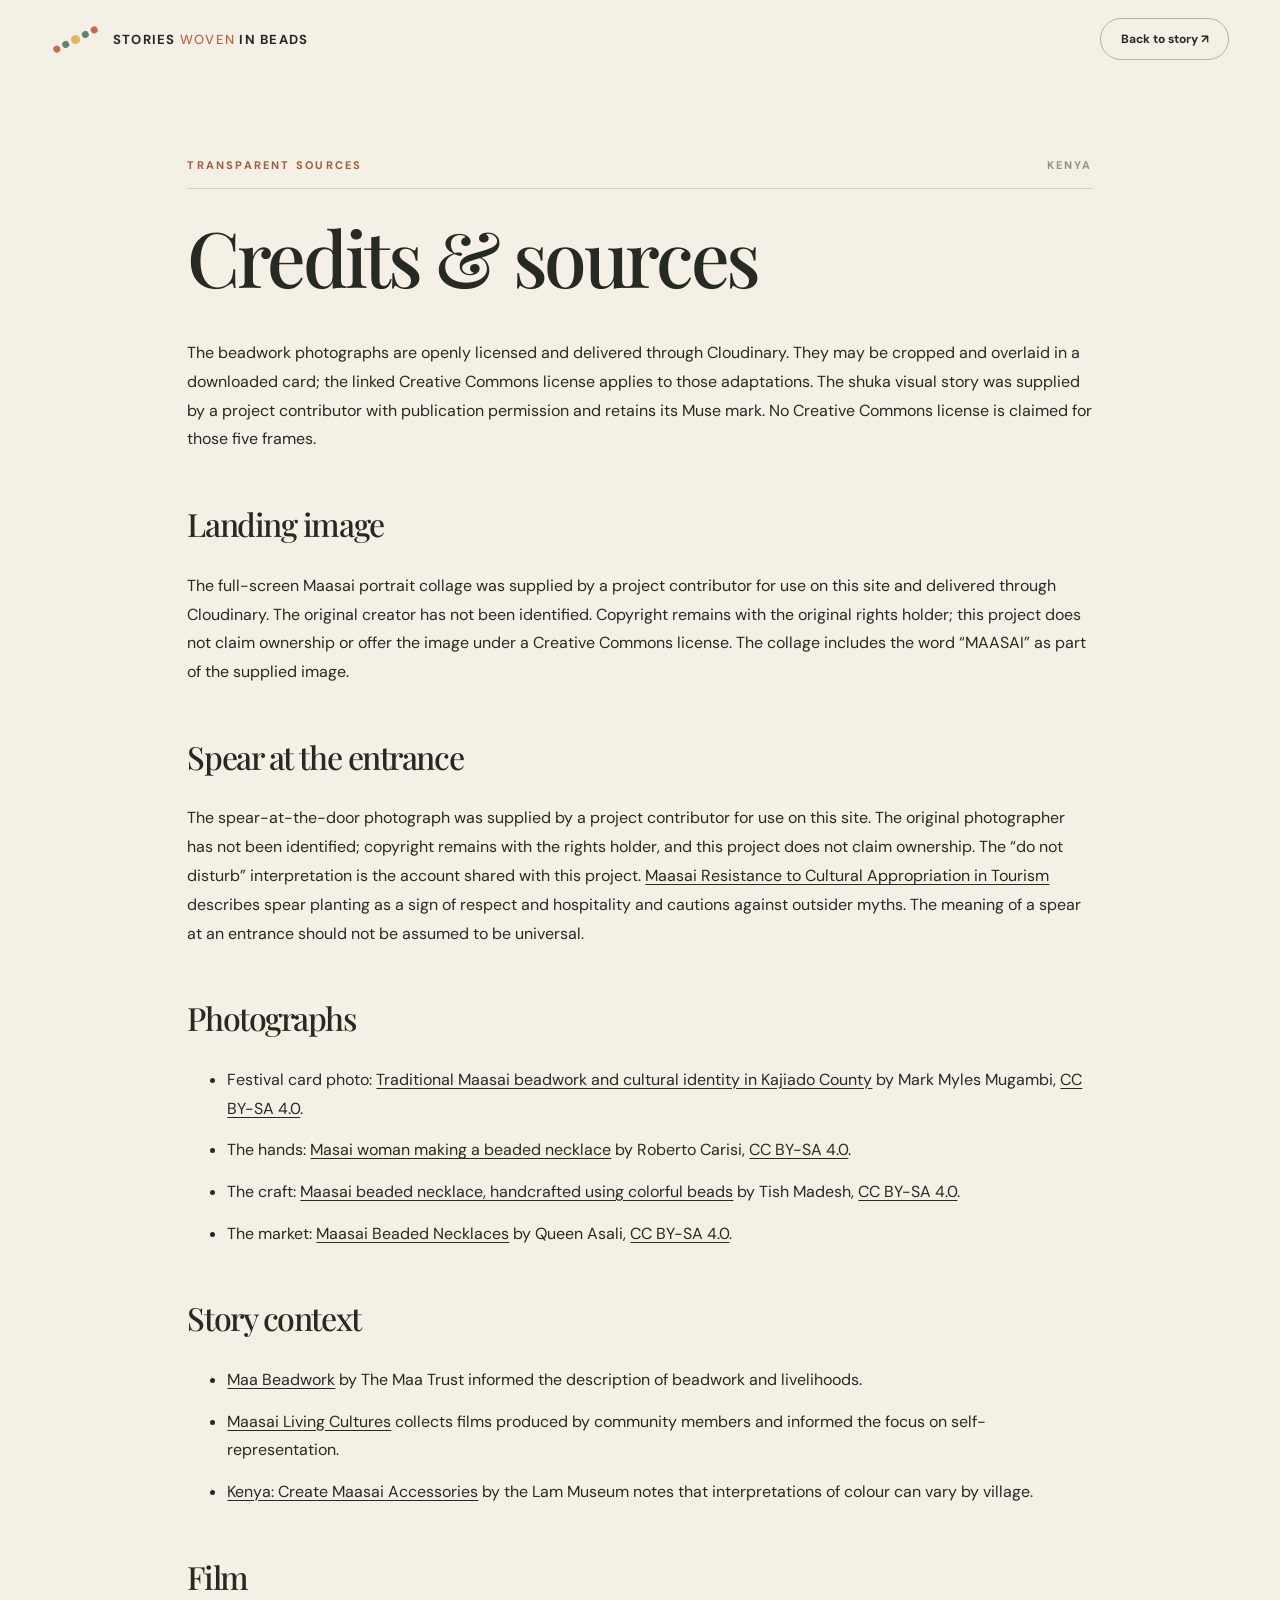
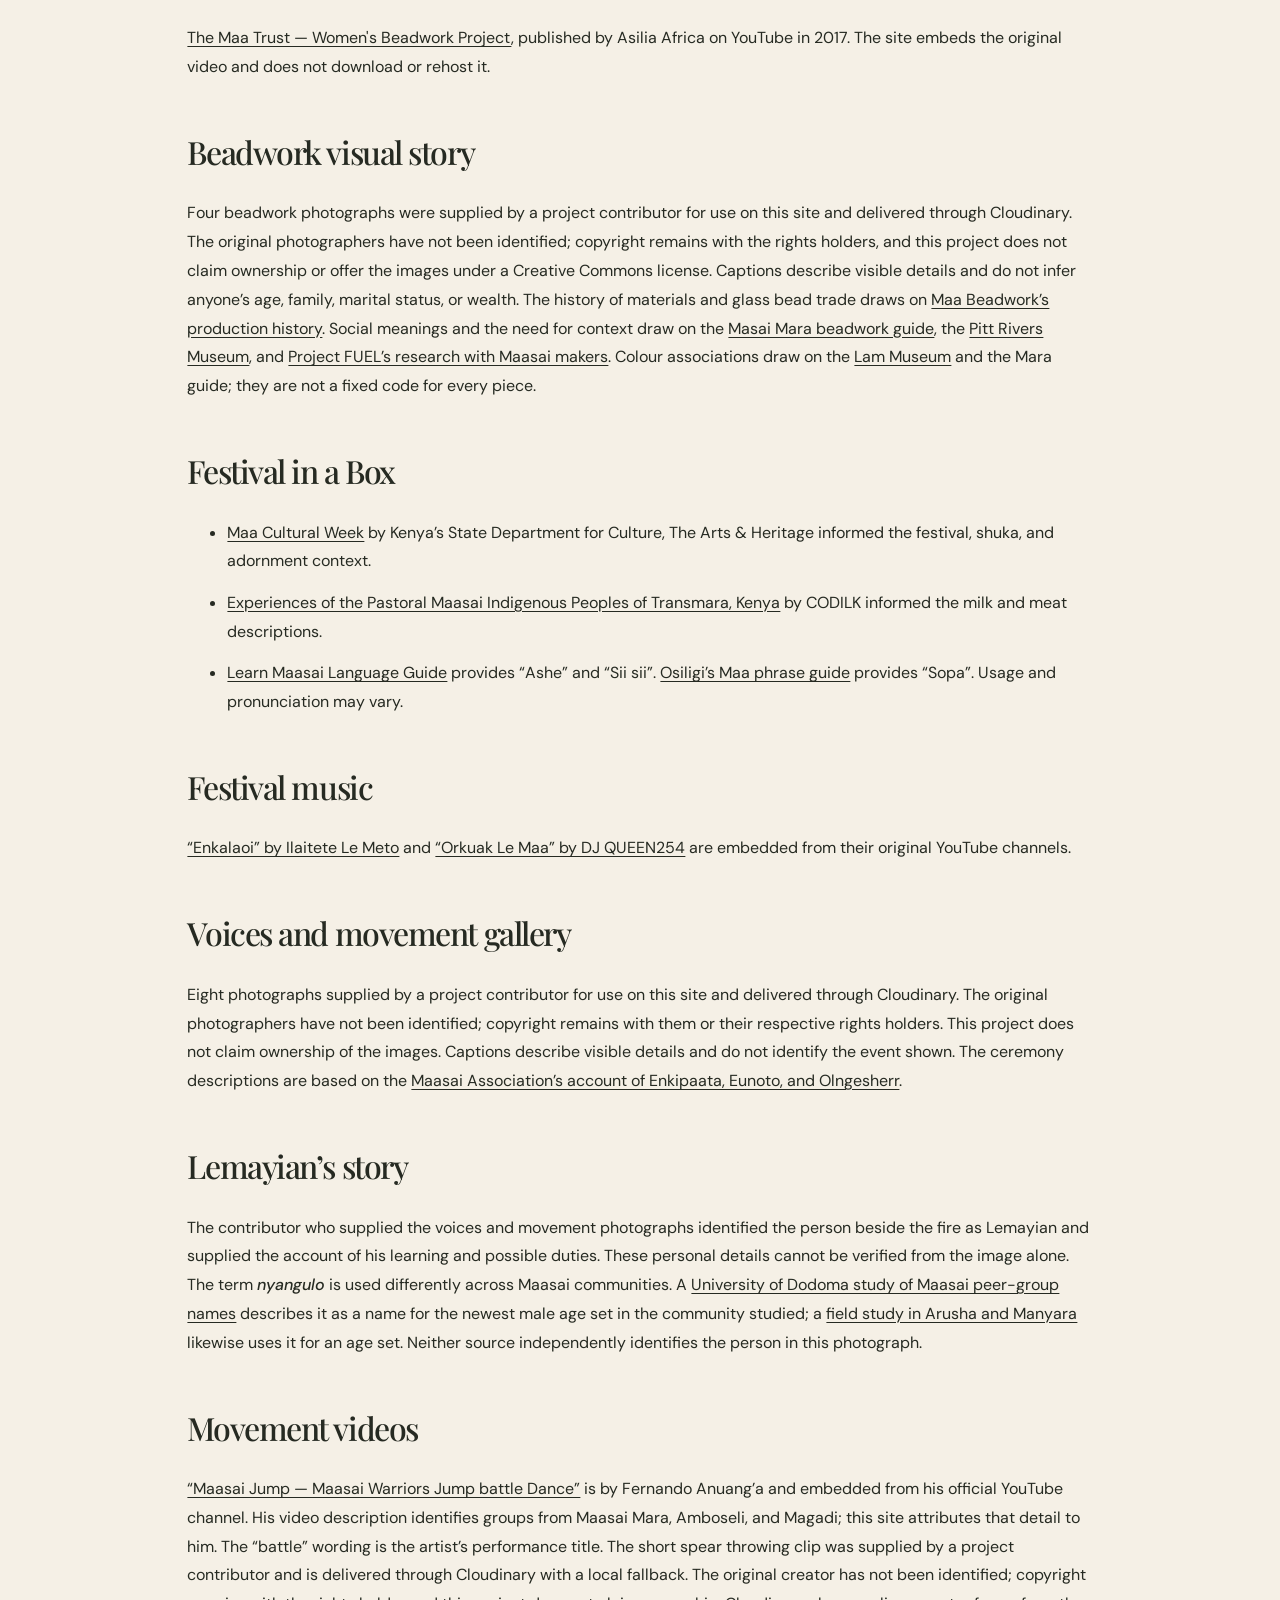
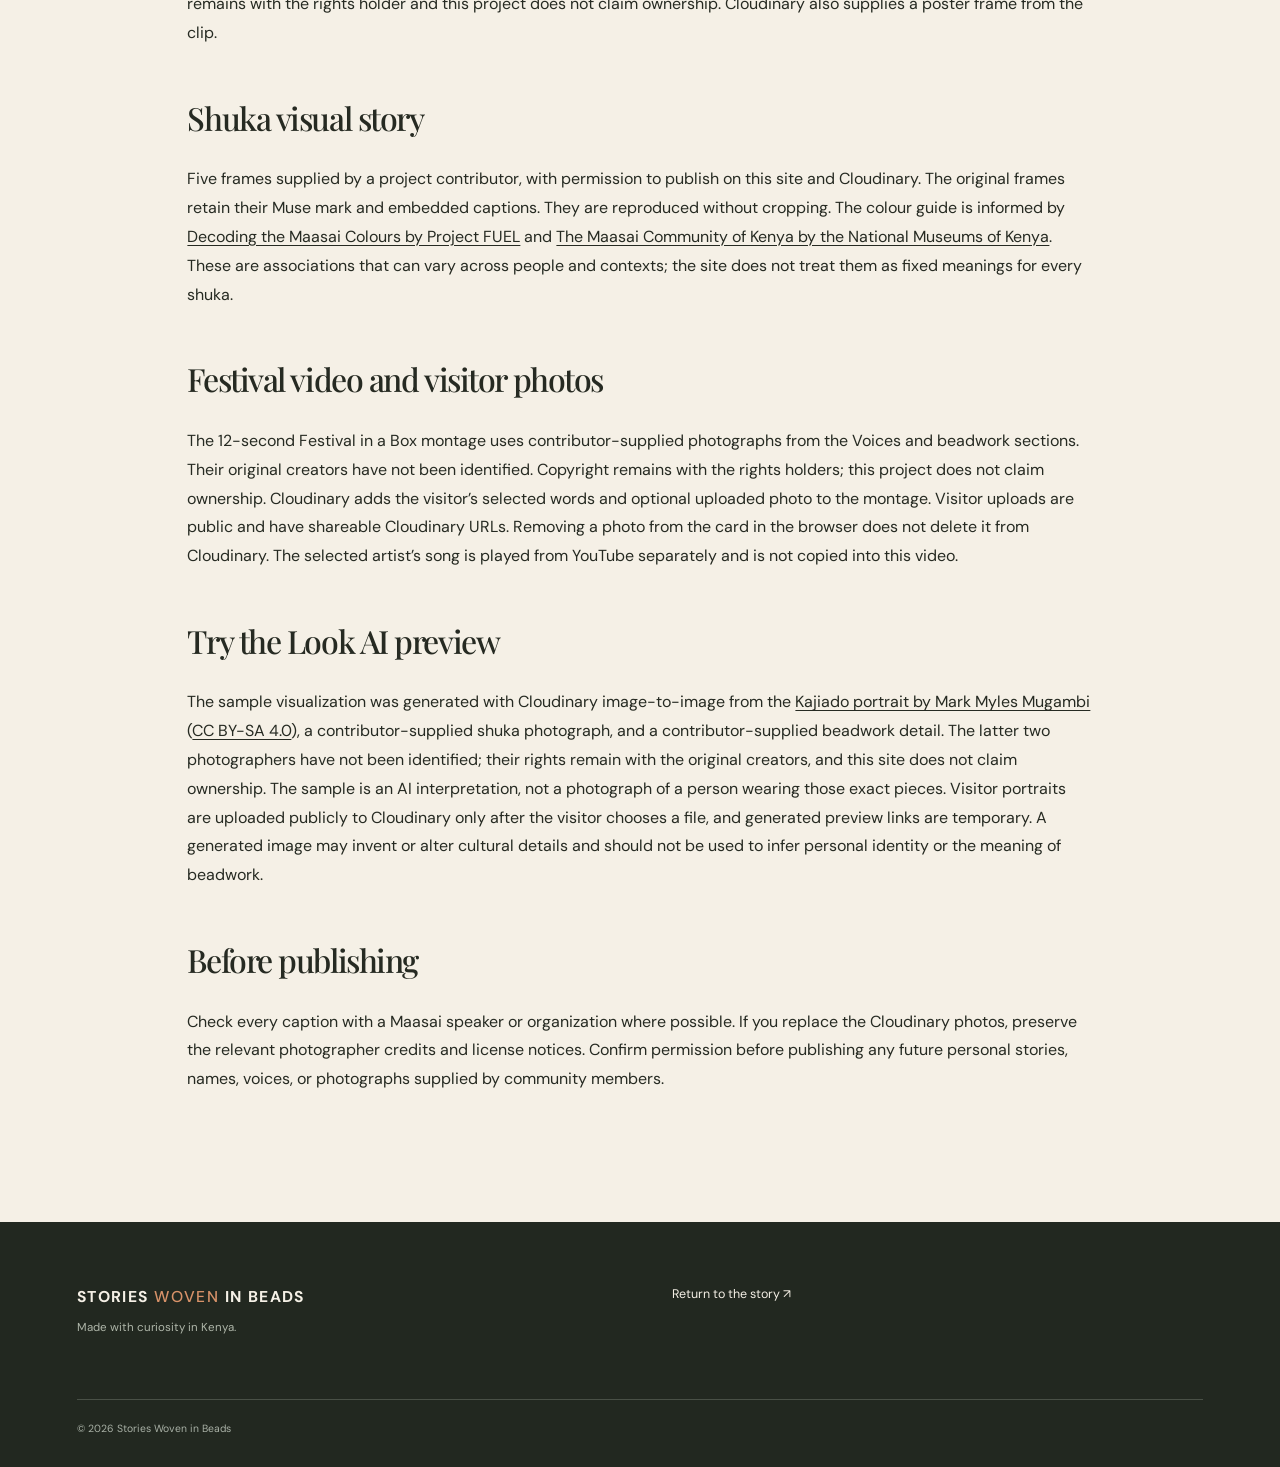
<file: credits.html>
<!doctype html>
<html lang="en"><head><meta charset="UTF-8" /><meta name="viewport" content="width=device-width, initial-scale=1.0" /><title>Credits & Sources · Stories Woven in Beads</title><link rel="stylesheet" href="./styles.css" /></head><body class="credits-page"><header class="site-header"><a class="brand" href="./index.html"><span class="brand-mark" aria-hidden="true"><i></i><i></i><i></i><i></i><i></i></span><span>STORIES <em>WOVEN</em> IN BEADS</span></a><a class="header-action" href="./index.html">Back to story ↗</a></header><main class="credits-main"><div class="section-kicker">TRANSPARENT SOURCES <span>KENYA</span></div><h1>Credits & sources</h1><p>The beadwork photographs are openly licensed and delivered through Cloudinary. They may be cropped and overlaid in a downloaded card; the linked Creative Commons license applies to those adaptations. The shuka visual story was supplied by a project contributor with publication permission and retains its Muse mark. No Creative Commons license is claimed for those five frames.</p><h2>Landing image</h2><p>The full-screen Maasai portrait collage was supplied by a project contributor for use on this site and delivered through Cloudinary. The original creator has not been identified. Copyright remains with the original rights holder; this project does not claim ownership or offer the image under a Creative Commons license. The collage includes the word “MAASAI” as part of the supplied image.</p><h2>Spear at the entrance</h2><p>The spear-at-the-door photograph was supplied by a project contributor for use on this site. The original photographer has not been identified; copyright remains with the rights holder, and this project does not claim ownership. The “do not disturb” interpretation is the account shared with this project. <a href="https://escholarship.org/uc/item/44f3q4xc" target="_blank" rel="noopener noreferrer">Maasai Resistance to Cultural Appropriation in Tourism</a> describes spear planting as a sign of respect and hospitality and cautions against outsider myths. The meaning of a spear at an entrance should not be assumed to be universal.</p><h2>Photographs</h2><ul><li>Festival card photo: <a href="https://commons.wikimedia.org/wiki/File:Traditional_Maasai_beadwork_and_cultural_identity_in_Kajiado_County.jpg" target="_blank" rel="noopener noreferrer">Traditional Maasai beadwork and cultural identity in Kajiado County</a> by Mark Myles Mugambi, <a href="https://creativecommons.org/licenses/by-sa/4.0/" target="_blank" rel="noopener noreferrer">CC BY-SA 4.0</a>.</li><li>The hands: <a href="https://commons.wikimedia.org/wiki/File:Masai_woman_making_a_beaded_necklace.jpg" target="_blank" rel="noopener noreferrer">Masai woman making a beaded necklace</a> by Roberto Carisi, <a href="https://creativecommons.org/licenses/by-sa/4.0/" target="_blank" rel="noopener noreferrer">CC BY-SA 4.0</a>.</li><li>The craft: <a href="https://commons.wikimedia.org/wiki/File:Maasai_beaded_necklace,_handcrafted_using_colorful_beads.jpg" target="_blank" rel="noopener noreferrer">Maasai beaded necklace, handcrafted using colorful beads</a> by Tish Madesh, <a href="https://creativecommons.org/licenses/by-sa/4.0/" target="_blank" rel="noopener noreferrer">CC BY-SA 4.0</a>.</li><li>The market: <a href="https://commons.wikimedia.org/wiki/File:Maasai_Beaded_Necklaces.jpg" target="_blank" rel="noopener noreferrer">Maasai Beaded Necklaces</a> by Queen Asali, <a href="https://creativecommons.org/licenses/by-sa/4.0/" target="_blank" rel="noopener noreferrer">CC BY-SA 4.0</a>.</li></ul><h2>Story context</h2><ul><li><a href="https://www.themaatrust.org/Projects/maa-beadwork" target="_blank" rel="noopener noreferrer">Maa Beadwork</a> by The Maa Trust informed the description of beadwork and livelihoods.</li><li><a href="https://www.prm.ox.ac.uk/maasai-living-cultures-educational-films" target="_blank" rel="noopener noreferrer">Maasai Living Cultures</a> collects films produced by community members and informed the focus on self-representation.</li><li><a href="https://lammuseum.wfu.edu/2020/06/kenya-create-maasai-accessories/" target="_blank" rel="noopener noreferrer">Kenya: Create Maasai Accessories</a> by the Lam Museum notes that interpretations of colour can vary by village.</li></ul><h2>Film</h2><p><a href="https://www.youtube.com/watch?v=iTssJ9CQNoI" target="_blank" rel="noopener noreferrer">The Maa Trust — Women's Beadwork Project</a>, published by Asilia Africa on YouTube in 2017. The site embeds the original video and does not download or rehost it.</p><h2>Beadwork visual story</h2><p>Four beadwork photographs were supplied by a project contributor for use on this site and delivered through Cloudinary. The original photographers have not been identified; copyright remains with the rights holders, and this project does not claim ownership or offer the images under a Creative Commons license. Captions describe visible details and do not infer anyone’s age, family, marital status, or wealth. The history of materials and glass bead trade draws on <a href="https://www.maabeadwork.org/production" target="_blank" rel="noopener noreferrer">Maa Beadwork’s production history</a>. Social meanings and the need for context draw on the <a href="https://masaimara.ke/maasai-beadwork-symbolism/" target="_blank" rel="noopener noreferrer">Masai Mara beadwork guide</a>, the <a href="https://web.prm.ox.ac.uk/bodyarts/index.php/body-arts-and-lifecycles/marriage/114-marriage-belt.html" target="_blank" rel="noopener noreferrer">Pitt Rivers Museum</a>, and <a href="https://artsandculture.google.com/story/7AUBZVbRdvMyKA" target="_blank" rel="noopener noreferrer">Project FUEL’s research with Maasai makers</a>. Colour associations draw on the <a href="https://lammuseum.wfu.edu/2020/06/kenya-create-maasai-accessories/" target="_blank" rel="noopener noreferrer">Lam Museum</a> and the Mara guide; they are not a fixed code for every piece.</p><h2>Festival in a Box</h2><ul><li><a href="https://cultureheritage.go.ke/maa-cultural-week" target="_blank" rel="noopener noreferrer">Maa Cultural Week</a> by Kenya’s State Department for Culture, The Arts &amp; Heritage informed the festival, shuka, and adornment context.</li><li><a href="https://codilk.org/index.php/news-and-events/52-experiences-of-the-pastoral-maasai-indigenous-peoples-of-transmara-kenya" target="_blank" rel="noopener noreferrer">Experiences of the Pastoral Maasai Indigenous Peoples of Transmara, Kenya</a> by CODILK informed the milk and meat descriptions.</li><li><a href="https://masaimara.ke/wp-content/uploads/2025/01/Learn-Maasai-Language-Guide-1.pdf" target="_blank" rel="noopener noreferrer">Learn Maasai Language Guide</a> provides “Ashe” and “Sii sii”. <a href="https://www.osiligi.org/maa.html" target="_blank" rel="noopener noreferrer">Osiligi’s Maa phrase guide</a> provides “Sopa”. Usage and pronunciation may vary.</li></ul><h2>Festival music</h2><p><a href="https://www.youtube.com/watch?v=q9j4SzOOn4w" target="_blank" rel="noopener noreferrer">“Enkalaoi” by Ilaitete Le Meto</a> and <a href="https://www.youtube.com/watch?v=nl83ZNxaoaw" target="_blank" rel="noopener noreferrer">“Orkuak Le Maa” by DJ QUEEN254</a> are embedded from their original YouTube channels.</p><h2>Voices and movement gallery</h2><p>Eight photographs supplied by a project contributor for use on this site and delivered through Cloudinary. The original photographers have not been identified; copyright remains with them or their respective rights holders. This project does not claim ownership of the images. Captions describe visible details and do not identify the event shown. The ceremony descriptions are based on the <a href="https://www.maasai-association.org/maasai-cultural-ceremonies" target="_blank" rel="noopener noreferrer">Maasai Association’s account of Enkipaata, Eunoto, and Olngesherr</a>.</p><h2>Lemayian’s story</h2><p>The contributor who supplied the voices and movement photographs identified the person beside the fire as Lemayian and supplied the account of his learning and possible duties. These personal details cannot be verified from the image alone. The term <em>nyangulo</em> is used differently across Maasai communities. A <a href="https://repository.udom.ac.tz/server/api/core/bitstreams/d1ad423d-e64b-406e-8f74-c47c73b83926/content" target="_blank" rel="noopener noreferrer">University of Dodoma study of Maasai peer-group names</a> describes it as a name for the newest male age set in the community studied; a <a href="https://childprotectionforum.org/wp-content/uploads/2018/04/Tanzania-FGM.pdf" target="_blank" rel="noopener noreferrer">field study in Arusha and Manyara</a> likewise uses it for an age set. Neither source independently identifies the person in this photograph.</p><h2>Movement videos</h2><p><a href="https://www.youtube.com/watch?v=IFewfguPX34" target="_blank" rel="noopener noreferrer">“Maasai Jump — Maasai Warriors Jump battle Dance”</a> is by Fernando Anuang’a and embedded from his official YouTube channel. His video description identifies groups from Maasai Mara, Amboseli, and Magadi; this site attributes that detail to him. The “battle” wording is the artist’s performance title. The short spear throwing clip was supplied by a project contributor and is delivered through Cloudinary with a local fallback. The original creator has not been identified; copyright remains with the rights holder and this project does not claim ownership. Cloudinary also supplies a poster frame from the clip.</p><h2>Shuka visual story</h2><p>Five frames supplied by a project contributor, with permission to publish on this site and Cloudinary. The original frames retain their Muse mark and embedded captions. They are reproduced without cropping. The colour guide is informed by <a href="https://artsandculture.google.com/story/decoding-the-maasai-colours-project-fuel/5QVhnhhybJEfbg" target="_blank" rel="noopener noreferrer">Decoding the Maasai Colours by Project FUEL</a> and <a href="https://artsandculture.google.com/story/the-maasai-community-of-kenya-national-museums-of-kenya/dQXRBRpBomHaLQ" target="_blank" rel="noopener noreferrer">The Maasai Community of Kenya by the National Museums of Kenya</a>. These are associations that can vary across people and contexts; the site does not treat them as fixed meanings for every shuka.</p><h2>Festival video and visitor photos</h2><p>The 12-second Festival in a Box montage uses contributor-supplied photographs from the Voices and beadwork sections. Their original creators have not been identified. Copyright remains with the rights holders; this project does not claim ownership. Cloudinary adds the visitor’s selected words and optional uploaded photo to the montage. Visitor uploads are public and have shareable Cloudinary URLs. Removing a photo from the card in the browser does not delete it from Cloudinary. The selected artist’s song is played from YouTube separately and is not copied into this video.</p><h2>Try the Look AI preview</h2><p>The sample visualization was generated with Cloudinary image-to-image from the <a href="https://commons.wikimedia.org/wiki/File:Traditional_Maasai_beadwork_and_cultural_identity_in_Kajiado_County.jpg" target="_blank" rel="noopener noreferrer">Kajiado portrait by Mark Myles Mugambi</a> (<a href="https://creativecommons.org/licenses/by-sa/4.0/" target="_blank" rel="noopener noreferrer">CC BY-SA 4.0</a>), a contributor-supplied shuka photograph, and a contributor-supplied beadwork detail. The latter two photographers have not been identified; their rights remain with the original creators, and this site does not claim ownership. The sample is an AI interpretation, not a photograph of a person wearing those exact pieces. Visitor portraits are uploaded publicly to Cloudinary only after the visitor chooses a file, and generated preview links are temporary. A generated image may invent or alter cultural details and should not be used to infer personal identity or the meaning of beadwork.</p><h2>Before publishing</h2><p>Check every caption with a Maasai speaker or organization where possible. If you replace the Cloudinary photos, preserve the relevant photographer credits and license notices. Confirm permission before publishing any future personal stories, names, voices, or photographs supplied by community members.</p></main><footer class="site-footer"><div class="footer-brand">STORIES <em>WOVEN</em> IN BEADS<span>Made with curiosity in Kenya.</span></div><div class="footer-links"><a href="./index.html">Return to the story ↗</a></div><span class="footer-end">© 2026 Stories Woven in Beads</span></footer></body></html>
</file>
<file: styles.css>
@import url('https://fonts.googleapis.com/css2?family=DM+Sans:wght@400;500;600;700&family=Playfair+Display:ital,wght@0,500;0,600;1,500;1,600&display=swap');

:root{font-family:'DM Sans',Arial,sans-serif;color:#262a22;background:#f5f0e6;font-synthesis:none;scroll-behavior:smooth}
*{box-sizing:border-box}body{margin:0}button,select,textarea{font:inherit}button{cursor:pointer}a{color:inherit;text-decoration:none}img{display:block;width:100%}h1,h2,h3,p{margin-top:0}h1,h2,h3{font-family:'Playfair Display',Georgia,serif;font-weight:500;letter-spacing:-.045em}em{font-weight:500}::selection{background:#d87748;color:white}
.skip-link{position:absolute;top:-80px;left:1rem;z-index:50;background:white;padding:.7rem 1rem}.skip-link:focus{top:1rem}
.site-header{height:78px;padding:0 clamp(1.2rem,4vw,4.5rem);display:flex;align-items:center;justify-content:space-between;gap:2rem;background:#f5f0e6}.brand{display:inline-flex;align-items:center;gap:.8rem;white-space:nowrap;font-size:.82rem;letter-spacing:.095em;font-weight:700}.brand em{font-style:normal;color:#bc6543}.brand-mark{display:flex;align-items:center;gap:3px;transform:rotate(-27deg)}.brand-mark i{display:block;background:#c56c4b;border-radius:50%;width:7px;height:7px}.brand-mark i:nth-child(2),.brand-mark i:nth-child(4){background:#638077}.brand-mark i:nth-child(3){background:#e4b45e;width:9px;height:9px}.nav{display:flex;align-items:center;gap:clamp(1rem,3vw,2.6rem);font-size:.79rem;font-weight:600}.nav a:hover,.footer-links a:hover{color:#bb613f}.header-action{padding:.72rem 1.2rem;border:1px solid #aeb4aa;border-radius:30px;font-size:.75rem;font-weight:700;white-space:nowrap}.header-action span{margin-left:.55rem}.header-action:hover{background:#222820;color:white;border-color:#222820}
.hero{min-height:min(770px,calc(100vh - 78px));display:grid;grid-template-columns:1fr 1fr;background:#222820;color:#fff}.hero-copy{position:relative;padding:clamp(3rem,7vw,7rem) clamp(2rem,6vw,7rem) 4rem;display:flex;align-items:flex-start;flex-direction:column;justify-content:center}.eyebrow,.section-kicker{display:flex;align-items:center;gap:1rem;font-size:.69rem;font-weight:700;letter-spacing:.2em}.eyebrow{color:#e1b886}.eyebrow-line{height:1px;width:28px;background:#e1b886}.hero h1{font-size:clamp(3.4rem,6.2vw,7rem);line-height:1.09;margin:2.1rem 0 1.7rem;max-width:8em}.hero h1 em{color:#dfa16d}.hero-lead{max-width:410px;color:#e8e8df;line-height:1.75;font-size:1.02rem;margin-bottom:2.5rem}.pill-button{border:0;border-radius:40px;display:inline-flex;align-items:center;justify-content:space-between;gap:3rem;padding:1.05rem 1.45rem;font-size:.81rem;font-weight:700;transition:transform .2s,background .2s}.pill-button:hover{transform:translateY(-3px)}.pill-button.light{background:#f5f0e6;color:#252c24}.pill-button.dark{background:#252c24;color:white}.pill-button span{font-size:1.1rem}.hero-foot{position:absolute;bottom:2.6rem;left:clamp(2rem,6vw,7rem);right:clamp(2rem,6vw,7rem);display:flex;justify-content:space-between;gap:1rem;color:#b3bbae;font-size:.61rem;letter-spacing:.12em}.hero-visual{position:relative;overflow:hidden}.hero-visual img{height:100%;object-fit:cover;object-position:center 30%;filter:saturate(.82)}.hero-visual:after{content:'';position:absolute;inset:0;background:linear-gradient(90deg,rgba(34,40,32,.18),transparent 30%),linear-gradient(0deg,rgba(0,0,0,.32),transparent 35%);pointer-events:none}.hero-caption{position:absolute;z-index:3;left:3rem;right:3rem;bottom:3rem;display:flex;justify-content:space-between;letter-spacing:.15em;font-size:.62rem;font-weight:700}.hero-caption span:last-child{font-size:1.5rem;line-height:.3}
.ticker{min-height:54px;padding:1rem;display:flex;align-items:center;justify-content:space-around;gap:1rem;overflow:hidden;background:#cf754f;color:#fff;white-space:nowrap;font-size:.66rem;letter-spacing:.2em;font-weight:700}.ticker b{font-size:1rem;font-weight:400}
.section-pad{padding:clamp(4rem,7vw,7rem) clamp(1.2rem,6vw,7rem)}.section-kicker{justify-content:space-between;color:#a35c3d;border-bottom:1px solid #d5cfc3;padding-bottom:1rem}.section-kicker span{color:#8d9188}.intro-grid{display:grid;grid-template-columns:1fr 1fr;gap:3rem;align-items:end;padding:3rem 0 3.8rem}.intro-grid h2,.film-text h2,.postcard-intro h2{font-size:clamp(3rem,5.5vw,6rem);line-height:1.1;margin:0}.intro-grid h2 em,.postcard-intro h2 em{color:#bb6747}.intro-grid p{font-size:1rem;line-height:1.8;max-width:570px;margin-bottom:1rem}.intro-grid .small-note{font-size:.8rem;color:#6f766d;margin-bottom:0}.story-tabs{display:flex;border-bottom:1px solid #bfc0b5;gap:0}.story-tab{border:0;border-bottom:2px solid transparent;background:none;min-width:0;flex:1;text-align:left;padding:1.3rem 1rem;color:#84897f;font-size:1.06rem;font-weight:700}.story-tab span{font-size:.68rem;vertical-align:top;margin-right:.8rem;letter-spacing:.1em}.story-tab.active{color:#222820;border-color:#bc6543}.story-tab:hover{color:#bc6543}.story-panel{display:grid;grid-template-columns:1.1fr .9fr;min-height:550px;background:#e8e1d3;margin-top:1.5rem}.story-image-wrap{position:relative;min-height:530px;background:#d3c4af;overflow:hidden}.story-image-wrap>img{height:100%;position:absolute;inset:0;object-fit:cover}.image-index{position:absolute;top:1.5rem;left:1.5rem;background:#f7f2e9;color:#253028;font-size:.66rem;font-weight:700;letter-spacing:.12em;padding:.7rem .8rem}.detail-trigger{position:absolute;bottom:1.5rem;left:1.5rem;border:0;background:#f7f2e9;color:#263027;padding:.8rem 1rem;border-radius:50px;font-size:.76rem;font-weight:700;box-shadow:0 3px 12px #0002}.detail-trigger span{font-size:1.2rem;margin-right:.5rem}.detail-popover{position:absolute;left:1.5rem;bottom:5rem;max-width:min(340px,calc(100% - 3rem));background:#fffaf1;padding:1.4rem;box-shadow:0 10px 30px #0004}.detail-popover[hidden]{display:none}.detail-popover button{float:right;border:0;background:none;font-size:1.3rem}.detail-popover strong{display:block;padding-right:1.2rem;margin-bottom:.6rem}.detail-popover p{line-height:1.6;font-size:.82rem;margin:0}.story-copy{padding:clamp(2rem,4vw,4.5rem);display:flex;flex-direction:column}.story-copy-top{display:flex;justify-content:space-between;color:#a45d3f;letter-spacing:.15em;font-size:.66rem;font-weight:700}.small-sun{font-size:1.6rem;line-height:.7}.story-copy h3{font-size:clamp(2.4rem,4vw,4.5rem);line-height:1.12;margin:4rem 0 1.5rem;max-width:10em}.story-copy>p{font-size:.97rem;line-height:1.8;max-width:440px;color:#4e574f}.story-context{margin-top:2rem;border-top:1px solid #bebcb0;padding-top:1.2rem}.story-context span{font-size:.65rem;letter-spacing:.16em;color:#a45d3f;font-weight:700}.story-context p{font-size:.82rem;line-height:1.65;margin:.7rem 0 0;color:#555e54}.story-copy-bottom{margin-top:auto;padding-top:2rem;display:flex;justify-content:space-between;align-items:end;gap:1rem;color:#777e73;font-size:.66rem}.story-copy-bottom a{color:#263026;font-size:.76rem;font-weight:700;border-bottom:1px solid #263026;padding-bottom:.35rem}.story-copy-bottom a:hover{color:#ad5d3b;border-color:#ad5d3b}
.film-section{background:#f1e7d6}.film-grid{display:grid;grid-template-columns:.77fr 1.23fr;align-items:center;gap:clamp(2rem,6vw,7rem);padding-top:4rem}.film-text h2 em{color:#b35f3d}.film-text>p{line-height:1.8;max-width:360px;margin:2rem 0 1.5rem}.text-link{border-bottom:1px solid #293126;padding-bottom:.35rem;font-size:.82rem;font-weight:700}.film-text .film-credit{font-size:.72rem;color:#74796f;margin-top:3rem}.video-shell{background:#252a22;aspect-ratio:16/9;box-shadow:18px 18px 0 #d6c6b1}.video-shell iframe{width:100%;height:100%;border:0}
.postcard-section{background:#dee5db}.postcard-intro{padding-top:3.5rem;display:flex;align-items:end;justify-content:space-between;gap:2rem}.postcard-intro p{max-width:330px;line-height:1.75;font-size:.9rem}.postcard-grid{display:grid;grid-template-columns:.8fr 1.2fr;gap:clamp(2rem,6vw,7rem);padding-top:3.5rem;align-items:center}.postcard-controls{display:flex;flex-direction:column;max-width:430px}.postcard-controls label{font-size:.68rem;font-weight:700;letter-spacing:.14em;margin-bottom:.9rem}.postcard-controls select,.postcard-controls textarea{background:#f5f0e6;border:1px solid #a9b1a4;border-radius:0;padding:1rem;color:#242a22;outline:none}.postcard-controls select:focus,.postcard-controls textarea:focus{border-color:#a45937;box-shadow:0 0 0 3px #a4593722}.postcard-controls select{margin-bottom:2rem}.postcard-controls textarea{resize:vertical;min-height:105px}.counter{display:flex;justify-content:space-between;gap:.5rem;color:#727b70;font-size:.66rem;margin:.6rem 0 2rem}.postcard-controls .pill-button{align-self:flex-start}.status{min-height:1.6rem;font-size:.75rem;margin:1rem 0 0}.postcard-preview{position:relative;aspect-ratio:1.38;overflow:hidden;background:#455348;box-shadow:16px 16px 0 #bdc9bb;color:white}.postcard-preview img{width:100%;height:100%;object-fit:cover;filter:saturate(.87)}.card-gradient{position:absolute;inset:0;background:linear-gradient(0deg,rgba(15,21,15,.82),transparent 66%)}.card-content{position:absolute;inset:auto 2.2rem 2rem;display:flex;flex-direction:column;gap:.8rem}.card-content span{font-size:.62rem;letter-spacing:.16em;font-weight:700}.card-content strong{font-family:'Playfair Display',Georgia,serif;font-size:clamp(1.5rem,3vw,3rem);font-weight:500;line-height:1.1;max-width:15em;overflow-wrap:anywhere}.card-content small{font-size:.62rem;opacity:.85}
.cloudinary-link{font-size:.72rem;font-weight:700;margin-top:1rem;text-decoration:underline;text-underline-offset:3px}.cloudinary-link[hidden]{display:none}
.copy-card-link{align-self:flex-start;margin-top:.7rem;padding:0;border:0;background:none;color:#263026;font-size:.72rem;font-weight:700;text-decoration:underline;text-underline-offset:3px}.copy-card-link[hidden]{display:none}
.detail-popover{width:min(390px,calc(100% - 3rem));max-width:none}.detail-popover img{width:100%;height:170px;object-fit:cover;margin-bottom:1rem}.detail-popover button{position:absolute;top:.45rem;right:.55rem;float:none;background:#fffaf1;width:1.8rem;height:1.8rem;border-radius:50%}
.about-strip{background:#c66e48;color:#fff;padding:2.3rem clamp(1.2rem,6vw,7rem);display:flex;justify-content:space-between;align-items:center;gap:2rem}.about-strip div{display:flex;align-items:center;gap:2rem}.about-strip span{font-size:.68rem;letter-spacing:.15em;font-weight:700;white-space:nowrap}.about-strip p{font-size:.77rem;line-height:1.6;max-width:470px;margin:0}.about-strip a{font-size:.78rem;font-weight:700;border-bottom:1px solid white;padding-bottom:.3rem;white-space:nowrap}.site-footer{background:#222820;color:#f5f0e6;padding:4rem clamp(1.2rem,6vw,7rem) 2rem;display:grid;grid-template-columns:1fr 1fr;gap:4rem}.footer-brand{font-size:.98rem;letter-spacing:.09em;font-weight:700}.footer-brand em{font-style:normal;color:#d89269}.footer-brand span{display:block;font-size:.72rem;font-weight:400;letter-spacing:0;color:#afb6a9;margin-top:.8rem}.footer-links{display:flex;flex-direction:column;gap:.9rem;font-size:.78rem}.footer-end{grid-column:1/-1;border-top:1px solid #495046;padding-top:1.4rem;font-size:.65rem;color:#a9b1a6}
.credits-page{background:#f5f0e6;min-height:100vh}.credits-main{max-width:950px;margin:auto;padding:5rem 1.4rem 7rem}.credits-main h1{font-size:clamp(3rem,6vw,5.5rem);margin:1rem 0 2rem}.credits-main p,.credits-main li{line-height:1.8}.credits-main h2{font-size:2rem;margin-top:3rem}.credits-main a{text-decoration:underline;text-underline-offset:3px}.credits-main li{margin-bottom:.8rem}
@media(max-width:900px){.nav{display:none}.hero{grid-template-columns:1fr 1fr}.hero-copy{padding:3rem 2rem 5rem}.hero-foot{left:2rem;right:2rem}.hero h1{font-size:clamp(3rem,6vw,5rem)}.story-panel{grid-template-columns:1fr 1fr}.story-copy h3{margin-top:2rem}.story-copy{padding:2rem}}
@media(max-width:680px){.site-header{height:64px;padding:0 1rem}.brand{font-size:.68rem}.header-action{padding:.6rem .85rem}.hero{grid-template-columns:1fr}.hero-copy{min-height:560px;padding:4rem 1.4rem 6rem}.hero h1{font-size:clamp(3.7rem,13vw,6rem)}.hero-foot{left:1.4rem;right:1.4rem;bottom:2rem}.hero-visual{height:440px}.hero-caption{left:2rem;right:2rem;bottom:2rem}.ticker{justify-content:flex-start;gap:1.2rem}.section-pad{padding:4rem 1.2rem}.intro-grid,.film-grid,.postcard-grid{grid-template-columns:1fr}.intro-grid{gap:1.5rem;padding:2.7rem 0}.story-tabs{gap:.3rem}.story-tab{font-size:.76rem;padding:.9rem .25rem}.story-tab span{display:block;margin-bottom:.4rem}.story-panel{grid-template-columns:1fr}.story-image-wrap{min-height:420px}.story-copy{min-height:470px}.story-copy h3{font-size:3rem}.film-grid{padding-top:3rem}.video-shell{box-shadow:9px 9px 0 #d6c6b1}.postcard-intro{display:block}.postcard-intro p{margin-top:1.5rem}.postcard-grid{gap:3rem}.postcard-preview{box-shadow:9px 9px 0 #bdc9bb}.card-content{inset:auto 1.2rem 1.2rem}.about-strip,.about-strip div{display:block}.about-strip p{margin:1rem 0}.site-footer{grid-template-columns:1fr;gap:2rem}.footer-end{grid-column:1}}
@media(prefers-reduced-motion:reduce){:root{scroll-behavior:auto}.pill-button{transition:none}}
.festival-section{background:#f6efe2}.festival-heading{display:grid;grid-template-columns:1fr 1fr;gap:3rem;align-items:end;padding:3rem 0 3.5rem}.festival-heading h2{font-size:clamp(3.5rem,6vw,6.8rem);line-height:1.02;margin:0}.festival-heading h2 em{color:#bf6848}.festival-overline{font-size:.66rem;font-weight:700;letter-spacing:.17em;color:#a45d3f;margin-bottom:1rem}.festival-heading>p{font-size:.96rem;line-height:1.8;max-width:540px;margin:0}.festival-heading a,.festival-step p a{font-weight:700;text-decoration:underline;text-underline-offset:3px}.festival-layout{display:grid;grid-template-columns:1.06fr .94fr;gap:clamp(2.5rem,6vw,7rem);align-items:start}.festival-choices{display:grid;gap:1.2rem}.festival-step{border:1px solid #d9cbbb;margin:0;padding:1.5rem;background:#fffaf2;min-width:0}.festival-step legend{font-family:'Playfair Display',Georgia,serif;font-size:1.8rem;padding:0 .45rem;line-height:1.2}.festival-step legend span{font-family:'DM Sans',Arial,sans-serif;font-size:.65rem;color:#a45d3f;letter-spacing:.15em;font-weight:700;margin-right:.7rem;vertical-align:middle}.festival-step p{font-size:.82rem;line-height:1.65;color:#576055;margin:.3rem 0 1.2rem}.choice-row{display:grid;grid-template-columns:repeat(2,minmax(0,1fr));gap:.7rem}.word-row{grid-template-columns:repeat(3,minmax(0,1fr))}.festival-choice{min-width:0;text-align:left;border:1px solid #bdc2b4;background:#f8f4eb;color:#283029;padding:1rem;min-height:88px;display:flex;flex-direction:column;gap:.35rem;transition:background .2s,border-color .2s,transform .2s}.festival-choice strong{font-size:.84rem;line-height:1.25}.festival-choice small{font-size:.68rem;line-height:1.4;color:#657065}.festival-choice.active{background:#dce5d8;border-color:#526c58;box-shadow:inset 0 0 0 1px #526c58}.festival-choice:hover{transform:translateY(-2px);border-color:#526c58}.festival-choice:focus-visible,.festival-secondary:focus-visible,.pill-button:focus-visible{outline:3px solid #ba6443;outline-offset:3px}.festival-aside{position:sticky;top:1.5rem}.festival-card{position:relative;aspect-ratio:1.4;overflow:hidden;background:#405244;color:#fff;box-shadow:15px 15px 0 #d9c6ae}.festival-card>img{position:absolute;inset:0;width:100%;height:100%;object-fit:cover;filter:saturate(.8)}.festival-card-content{position:absolute;inset:auto 1.8rem 1.5rem;display:flex;flex-direction:column;gap:.3rem;text-shadow:0 1px 8px #0007}.festival-card-content>span{font-size:.62rem;font-weight:700;letter-spacing:.16em}.festival-card-content strong{font-family:'Playfair Display',Georgia,serif;font-size:clamp(2.2rem,4vw,4.2rem);font-weight:500;line-height:1.1}.festival-card-content small{font-size:.65rem}.festival-card-content p{font-size:.76rem;line-height:1.5;margin:.65rem 0 .3rem}.festival-card-content small:last-child{opacity:.85;font-size:.58rem}.festival-actions{display:flex;flex-wrap:wrap;align-items:center;gap:.75rem;margin-top:2.5rem}.festival-actions .pill-button{gap:1rem}.festival-secondary{border:1px solid #8d9c89;border-radius:30px;background:transparent;padding:.85rem 1rem;color:#253026;font-size:.73rem;font-weight:700}.festival-secondary:hover{background:#e6e9df}.festival-secondary:disabled{opacity:.5;cursor:wait}.festival-player{margin-top:2.1rem;border-top:1px solid #d9cbbb;padding-top:1.5rem}.festival-player>span{display:block;font-size:.62rem;letter-spacing:.15em;font-weight:700;color:#a45d3f}.festival-player>strong{display:block;font-size:.9rem;margin:.7rem 0 1.2rem}.festival-player .video-shell{box-shadow:8px 8px 0 #d9c6ae}
.festival-step .festival-insight{margin:1rem 0 0;padding:.85rem 1rem;background:#ede7d8;color:#37463b;border-left:3px solid #bd6e48;font-size:.75rem;line-height:1.6}
.shuka-section{background:#27342c;color:#f8f3e9}.shuka-section .section-kicker{color:#dfa16d;border-color:#667268}.shuka-section .section-kicker span{color:#b6c4b6}.shuka-heading{display:grid;grid-template-columns:1fr 1fr;gap:3rem;align-items:end;padding:3rem 0 3.5rem}.shuka-heading h2{font-size:clamp(3.6rem,6vw,6.8rem);line-height:1.05;margin:0}.shuka-heading h2 em{color:#dfa16d}.shuka-heading>p{font-size:.94rem;line-height:1.8;max-width:570px;margin:0;color:#e0e9da}.shuka-layout{display:grid;grid-template-columns:.9fr 1.1fr;gap:clamp(2rem,6vw,6rem);align-items:start}.shuka-gallery figure{margin:0}.shuka-image-frame{height:min(710px,65vw);min-height:480px;background:#17231c;display:flex;align-items:center;justify-content:center;overflow:hidden}.shuka-image-frame img{width:100%;height:100%;object-fit:contain}.shuka-gallery figcaption{padding:1.3rem 0 .5rem;display:grid;gap:.45rem}.shuka-gallery figcaption span{font-size:.65rem;letter-spacing:.17em;color:#dfa16d;font-weight:700}.shuka-gallery figcaption strong{font-family:'Playfair Display',Georgia,serif;font-size:1.5rem;font-weight:500}.shuka-gallery figcaption p{font-size:.8rem;line-height:1.6;color:#d1decf;margin:0}.shuka-gallery figcaption small{font-size:.65rem;color:#aebdac}.shuka-gallery-controls{display:flex;align-items:center;justify-content:space-between;gap:1rem;border-top:1px solid #647067;margin-top:1rem;padding-top:1rem}.shuka-gallery-controls>button{border:0;background:none;color:#f8f3e9;font-size:.72rem;font-weight:700;white-space:nowrap;padding:.5rem .1rem}.shuka-gallery-controls>button:hover{color:#dfa16d}.shuka-dots{display:flex;align-items:center;gap:.4rem}.shuka-dot{width:9px;height:9px;border:1px solid #b8c1b3;border-radius:50%;padding:0;background:none}.shuka-dot[aria-pressed=true]{background:#dfa16d;border-color:#dfa16d}.shuka-copy h3{font-size:clamp(2.4rem,4vw,4.3rem);line-height:1.13;max-width:10em;margin:.25rem 0 1.5rem}.shuka-copy>p{font-size:.9rem;line-height:1.8;color:#dce7da;max-width:610px}.shuka-colours{display:grid;grid-template-columns:repeat(3,minmax(0,1fr));gap:.65rem;margin:2rem 0}.shuka-colour{display:flex;align-items:center;gap:.6rem;text-align:left;border:1px solid #718071;background:#344337;color:#f7f3e9;padding:.9rem .75rem;min-height:55px;font-size:.75rem;font-weight:700}.shuka-colour.active{background:#516452;border-color:#dfa16d;box-shadow:inset 0 0 0 1px #dfa16d}.shuka-colour:hover{border-color:#dfa16d}.shuka-colour:focus-visible,.shuka-gallery button:focus-visible{outline:3px solid #dfa16d;outline-offset:3px}.swatch{width:18px;height:18px;flex:none;border-radius:50%;border:1px solid #fff6}.swatch.red{background:#b33835}.swatch.white{background:#fff}.swatch.blue{background:#2f67aa}.swatch.green{background:#427d4c}.swatch.black{background:#121b17}.swatch.sun{background:linear-gradient(90deg,#e5bd44 50%,#e3843d 50%)}.shuka-meaning{padding:1.5rem;background:#e9e0cd;color:#27342c;min-height:166px}.shuka-meaning span{font-size:.6rem;letter-spacing:.15em;font-weight:700;color:#a35c3d}.shuka-meaning strong{display:block;font-family:'Playfair Display',Georgia,serif;font-size:1.7rem;font-weight:500;margin:.65rem 0}.shuka-meaning p{font-size:.82rem;line-height:1.7;margin:0}.shuka-copy .shuka-source-note{font-size:.71rem;line-height:1.6;color:#bcc9bc;margin-top:1.5rem}.shuka-source-note a{text-decoration:underline;text-underline-offset:3px;color:#f8f3e9}
@media(max-width:1050px){.shuka-heading,.shuka-layout{grid-template-columns:1fr}.shuka-image-frame{height:min(760px,95vw)}.shuka-gallery{max-width:630px}.shuka-copy h3{max-width:none}}
@media(max-width:680px){.shuka-heading{padding:2.5rem 0}.shuka-heading h2{font-size:4rem}.shuka-image-frame{height:auto;aspect-ratio:828/1048;min-height:0}.shuka-colours{grid-template-columns:repeat(2,minmax(0,1fr))}.shuka-gallery-controls{gap:.5rem}.shuka-gallery-controls>button{font-size:.65rem}.shuka-gallery figcaption strong{font-size:1.3rem}}
.shuka-dot{width:24px;height:28px;border:0;border-radius:0;display:grid;place-items:center;flex:none}.shuka-dot::after{content:"";width:9px;height:9px;border:1px solid #b8c1b3;border-radius:50%}.shuka-dot[aria-pressed=true]{background:none;border:0}.shuka-dot[aria-pressed=true]::after{background:#dfa16d;border-color:#dfa16d}
.voices-gallery{margin-top:clamp(4rem,7vw,7rem);padding-top:clamp(3rem,5vw,5rem);border-top:1px solid #cfc4b3;scroll-margin-top:2rem}.voices-heading{display:grid;grid-template-columns:1fr 1fr;gap:3rem;align-items:end;margin-bottom:2.5rem}.voices-heading h3{font-size:clamp(3rem,5.4vw,5.6rem);line-height:1.08;margin:0}.voices-heading h3 em{color:#bd6948}.voices-heading>p{font-size:.9rem;line-height:1.8;margin:0;max-width:570px}.voices-heading a,.ceremony-intro a{text-decoration:underline;text-underline-offset:3px;font-weight:700}.voices-grid{display:grid;grid-template-columns:repeat(4,minmax(0,1fr));gap:1rem}.voices-photo{min-width:0;margin:0;background:#fffaf2;border:1px solid #d9cbbb}.voices-photo a{display:block;background:#e8dece;aspect-ratio:4/5;overflow:hidden}.voices-photo a:focus-visible{outline:3px solid #bd6948;outline-offset:3px}.voices-photo img{width:100%;height:100%;object-fit:contain;transition:transform .25s}.voices-photo a:hover img{transform:scale(1.035)}.voices-photo figcaption{display:flex;flex-direction:column;gap:.4rem;padding:1rem;min-height:85px}.voices-photo figcaption strong{font-size:.77rem}.voices-photo figcaption span{font-size:.68rem;line-height:1.4;color:#606a5e}.voices-credit{font-size:.68rem;color:#687267;line-height:1.6;margin:1rem 0 0}.ceremony-context{display:grid;grid-template-columns:.8fr 1.2fr;gap:clamp(2rem,5vw,5rem);margin-top:4rem;padding:2.5rem;background:#e9e0ce}.ceremony-intro>span{font-size:.62rem;letter-spacing:.16em;font-weight:700;color:#a35c3d}.ceremony-intro h3{font-size:clamp(2rem,3.5vw,3.3rem);line-height:1.15;margin:.8rem 0 1.2rem}.ceremony-intro p{font-size:.78rem;line-height:1.7;margin:0;color:#566055}.ceremony-list{display:grid;grid-template-columns:repeat(3,minmax(0,1fr));gap:1rem;align-items:start}.ceremony-list>div{border-top:2px solid #bb6c49;padding-top:1rem}.ceremony-list strong{font-family:'Playfair Display',Georgia,serif;font-size:1.4rem;font-weight:500}.ceremony-list p{font-size:.72rem;line-height:1.65;color:#566055;margin:.7rem 0 0}
@media(max-width:1050px){.voices-heading,.ceremony-context{grid-template-columns:1fr}.voices-grid{grid-template-columns:repeat(2,minmax(0,1fr))}}
@media(max-width:680px){.voices-heading{gap:1.3rem}.voices-heading h3{font-size:3.3rem}.voices-grid{gap:.65rem}.voices-photo figcaption{padding:.7rem;min-height:92px}.voices-photo figcaption strong{font-size:.68rem}.voices-photo figcaption span{font-size:.62rem}.ceremony-context{padding:1.4rem;gap:1.8rem}.ceremony-list{grid-template-columns:1fr;gap:1.3rem}.ceremony-list>div{padding-top:.7rem}.ceremony-list p{margin:.4rem 0 0}}
body:not(.credits-page) .site-header{position:absolute;inset:0 0 auto;z-index:10;background:linear-gradient(180deg,rgba(10,18,15,.82),rgba(10,18,15,0));color:#fff}body:not(.credits-page) .site-header .header-action{border-color:#ffffff9c;color:#fff}body:not(.credits-page) .site-header .header-action:hover{background:#f5f0e6;color:#222820;border-color:#f5f0e6}body:not(.credits-page) .site-header .brand-mark i{background:#e3a16f}body:not(.credits-page) .site-header .brand-mark i:nth-child(2),body:not(.credits-page) .site-header .brand-mark i:nth-child(4){background:#c8dfd2}
.hero{display:block;position:relative;min-height:100vh;min-height:100svh;background:#1b2520;overflow:hidden;isolation:isolate}.hero-visual{position:absolute;inset:0;width:100%;height:100%;min-height:0}.hero-visual img{position:absolute;inset:0;width:100%;height:100%;object-fit:cover;object-position:center 48%;filter:saturate(.93)}.hero-visual:after{content:"";position:absolute;inset:0;z-index:1;background:linear-gradient(0deg,rgba(8,16,13,.94),rgba(8,16,13,.62) 22%,transparent 58%),linear-gradient(180deg,rgba(8,16,13,.24),transparent 27%);pointer-events:none}.hero-copy{position:absolute;z-index:3;left:clamp(2rem,6vw,7rem);right:clamp(2rem,6vw,7rem);bottom:clamp(3.5rem,7vw,6rem);max-width:650px;min-height:0;padding:0;display:block;background:none}.hero h1{font-size:clamp(3.5rem,5.7vw,6.2rem);max-width:11em;margin:1.2rem 0 1rem;line-height:1.03}.hero h1 em{color:#e9ae82}.hero-lead{max-width:610px;margin:0 0 1.65rem;font-size:1rem;line-height:1.65;color:#f0f1e9}.hero-photo-credit{position:absolute;z-index:3;right:clamp(2rem,5vw,5rem);bottom:2rem;color:#e5e8de;font-size:.62rem;letter-spacing:.03em;text-shadow:0 1px 6px #0008}.hero-photo-credit a{text-decoration:underline;text-underline-offset:3px}
@media(max-width:900px){.hero h1{font-size:clamp(3rem,7vw,5rem)}.hero-copy{max-width:590px}.hero-photo-credit{display:none}}
@media(max-width:680px){.hero{min-height:max(700px,100svh)}.hero-visual{height:100%}.hero-visual img{object-fit:cover;object-position:center 40%}.hero-visual:after{background:linear-gradient(0deg,rgba(8,16,13,.97),rgba(8,16,13,.82) 32%,rgba(8,16,13,.08) 72%),linear-gradient(180deg,rgba(8,16,13,.35),transparent 24%)}.hero-copy{left:1.45rem;right:1.45rem;bottom:2.5rem;padding:0;max-width:none;min-height:0}.hero h1{font-size:clamp(2.9rem,11vw,4rem);margin:1rem 0 .9rem;max-width:10em}.hero-lead{font-size:.86rem;line-height:1.6;max-width:420px;margin-bottom:1.3rem}.hero .eyebrow{font-size:.6rem;letter-spacing:.12em}.hero .pill-button{font-size:.76rem;padding:.9rem 1.2rem}body:not(.credits-page) .site-header{height:64px}}
@media(min-width:681px){.hero-copy{bottom:2.9rem}.hero h1{font-size:clamp(3rem,4.3vw,4.8rem);margin:.8rem 0 .8rem}.hero-lead{font-size:.91rem;line-height:1.55;max-width:560px;margin-bottom:1.2rem}.hero .pill-button{padding:.9rem 1.25rem}}
@media(max-width:1050px){.festival-layout{grid-template-columns:1fr}.festival-aside{position:static;max-width:700px}.festival-heading{grid-template-columns:1fr}}
@media(max-width:680px){.festival-heading{padding:2.5rem 0}.festival-heading h2{font-size:4rem}.festival-step{padding:1.1rem}.festival-step legend{font-size:1.5rem}.festival-choice{padding:.8rem;min-height:96px}.festival-choice strong{font-size:.76rem}.festival-choice small{font-size:.63rem}.festival-card{box-shadow:8px 8px 0 #d9c6ae}.festival-card-content{inset:auto 1rem 1rem}.festival-card-content strong{font-size:2.4rem}.festival-card-content p{font-size:.65rem}.festival-actions .pill-button{width:100%}}

.spear-story{display:grid;grid-template-columns:minmax(0,.85fr) minmax(0,1.15fr);gap:clamp(2rem,6vw,7rem);align-items:center;background:#e8dfd0;color:#253027}.spear-photo{position:relative;min-height:610px;height:min(68vw,760px);background:#b59e7f;overflow:hidden}.spear-photo img{width:100%;height:100%;object-fit:cover;object-position:center 45%}.spear-photo span{position:absolute;left:1.5rem;bottom:1.5rem;background:#f7f1e6;padding:.75rem 1rem;color:#8d5037;font-size:.62rem;letter-spacing:.16em;font-weight:700}.spear-kicker{display:flex;justify-content:space-between;gap:1rem;border-bottom:1px solid #bfb7aa;padding-bottom:1rem;color:#a35c3d;font-size:.65rem;letter-spacing:.16em;font-weight:700}.spear-kicker span{color:#697263}.spear-copy h2{font-size:clamp(3.6rem,6vw,6.5rem);line-height:1.05;margin:2rem 0 1.5rem}.spear-copy h2 em{color:#b96848}.spear-copy p{max-width:560px;font-size:.94rem;line-height:1.8;color:#465047}.spear-copy .spear-lead{font-family:'Playfair Display',Georgia,serif;font-size:1.55rem;color:#28332b;line-height:1.4}.spear-copy>a{display:inline-flex;margin:1.2rem 0 2rem;border-bottom:1px solid #a35c3d;padding-bottom:.25rem;color:#914d32;font-size:.77rem;font-weight:700;text-decoration:none}.spear-copy>a:hover,.spear-copy small a:hover{color:#59301e}.spear-copy small{display:block;color:#687267;font-size:.68rem}.spear-copy small a{text-decoration:underline;text-underline-offset:3px}.spear-copy a:focus-visible{outline:3px solid #b96848;outline-offset:4px}
@media(max-width:900px){.spear-story{grid-template-columns:1fr}.spear-photo{height:min(110vw,710px);min-height:0}.spear-copy h2{margin-top:1.5rem}}
@media(max-width:680px){.spear-story{gap:2rem}.spear-photo{height:auto;aspect-ratio:828/1230}.spear-photo span{left:1rem;bottom:1rem;font-size:.55rem}.spear-copy h2{font-size:3.7rem}.spear-copy .spear-lead{font-size:1.35rem}}

.beadwork-story{margin-top:clamp(4rem,7vw,7rem);padding-top:clamp(3rem,5vw,5rem);border-top:1px solid #d4c8b7;scroll-margin-top:2rem}.beadwork-story-heading{display:grid;grid-template-columns:1fr 1fr;gap:3rem;align-items:end;margin-bottom:2.5rem}.beadwork-story-heading h3{font-size:clamp(3.6rem,5.9vw,6.5rem);line-height:1.05;margin:0}.beadwork-story-heading h3 em{color:#bd6948}.beadwork-story-heading>p{font-size:.95rem;line-height:1.8;max-width:580px;margin:0}.beadwork-story-facts{display:grid;grid-template-columns:1fr 1fr;gap:1rem;margin-bottom:1.3rem}.beadwork-story-facts>div{background:#e8dfd0;padding:clamp(1.4rem,2.5vw,2.5rem);border-top:3px solid #b96947}.beadwork-story-facts span,.beadwork-colour-heading span{font-size:.63rem;letter-spacing:.16em;font-weight:700;color:#a35c3d}.beadwork-story-facts h4,.beadwork-colour-heading h4{font-family:'Playfair Display',Georgia,serif;font-size:clamp(1.8rem,2.8vw,2.8rem);font-weight:500;line-height:1.15;margin:.8rem 0}.beadwork-story-facts p{font-size:.82rem;line-height:1.8;color:#4f5a4f;margin:0}.beadwork-photo-grid{display:grid;grid-template-columns:repeat(4,minmax(0,1fr));gap:.75rem}.beadwork-photo-grid figure{min-width:0;margin:0;background:#eadfcd}.beadwork-photo-grid img{display:block;width:100%;aspect-ratio:4/5;object-fit:cover}.beadwork-photo-grid figcaption{padding:.8rem 1rem;font-size:.65rem;font-weight:700;letter-spacing:.07em;color:#39483e}.beadwork-colour-heading{display:flex;align-items:end;justify-content:space-between;gap:2rem;margin:3rem 0 1.2rem}.beadwork-colour-heading h4{margin:.5rem 0 0}.beadwork-colour-heading p{max-width:370px;font-size:.78rem;line-height:1.65;color:#586357;margin:0}.beadwork-colour-grid{display:grid;grid-template-columns:repeat(4,minmax(0,1fr));gap:.6rem}.beadwork-colour-grid>div{display:grid;grid-template-columns:20px 1fr;column-gap:.75rem;row-gap:.3rem;align-items:center;background:#fffaf2;border:1px solid #d9cbbb;padding:1rem;min-width:0}.beadwork-colour-grid strong{font-size:.77rem}.beadwork-colour-grid span{grid-column:2;font-size:.65rem;line-height:1.45;color:#596459}.bead-dot{width:16px;height:16px;border-radius:50%;border:1px solid #0002}.bead-red{background:#a83934}.bead-blue{background:#366fb0}.bead-green{background:#46764e}.bead-white{background:#fff}.bead-yellow{background:#e3b73e}.bead-orange{background:#dc7c38}.bead-black{background:#1b2420}.beadwork-story-sources{font-size:.69rem;line-height:1.7;color:#677063;margin:1.4rem 0 0}.beadwork-story-sources a{text-decoration:underline;text-underline-offset:3px;font-weight:700}.beadwork-story a:focus-visible{outline:3px solid #bd6948;outline-offset:3px}
@media(max-width:900px){.beadwork-story-heading{grid-template-columns:1fr;gap:1rem}.beadwork-colour-grid{grid-template-columns:repeat(2,minmax(0,1fr))}}
@media(max-width:680px){.beadwork-story-heading h3{font-size:3.7rem}.beadwork-story-facts{grid-template-columns:1fr}.beadwork-photo-grid{grid-template-columns:repeat(2,minmax(0,1fr));gap:.55rem}.beadwork-photo-grid figcaption{padding:.65rem;font-size:.6rem}.beadwork-colour-heading{display:block}.beadwork-colour-heading p{margin-top:1rem}.beadwork-colour-grid>div{padding:.75rem;column-gap:.5rem}.beadwork-colour-grid strong{font-size:.7rem}.beadwork-colour-grid span{font-size:.6rem}}

.voices-photo figcaption a{text-decoration:underline;text-underline-offset:3px;color:#925139;font-weight:700}.voices-photo figcaption a:focus-visible{outline:3px solid #bd6948;outline-offset:3px}.lemayian-profile{display:grid;grid-template-columns:minmax(0,.85fr) minmax(0,1.15fr);background:#27342c;color:#f8f3e9;margin-top:3.6rem;scroll-margin-top:2rem}.lemayian-photo{position:relative;min-height:630px;background:#131b16;overflow:hidden}.lemayian-photo img{width:100%;height:100%;object-fit:cover;object-position:center 43%}.lemayian-photo span{position:absolute;left:1.5rem;bottom:1.5rem;background:#f7f1e6;color:#915238;padding:.8rem 1rem;font-size:.58rem;letter-spacing:.12em;font-weight:700}.lemayian-copy{padding:clamp(2rem,4.8vw,5rem);align-self:center}.lemayian-copy .festival-overline{color:#dfa16d}.lemayian-copy h3{font-size:clamp(3.6rem,5.7vw,6rem);line-height:1.05;margin:.7rem 0 1.5rem}.lemayian-copy h3 em{color:#dfa16d}.lemayian-copy p{font-size:.84rem;line-height:1.8;color:#d9e4d6;max-width:560px}.lemayian-copy .lemayian-lead{font-family:'Playfair Display',Georgia,serif;font-size:1.5rem;line-height:1.4;color:#fffaf2;margin-bottom:1.6rem}.lemayian-copy>a{display:inline-flex;border-bottom:1px solid #dfa16d;padding-bottom:.3rem;margin:1rem 0 1.6rem;color:#f0b78c;text-decoration:none;font-size:.76rem;font-weight:700}.lemayian-copy small{display:block;color:#acbaab;font-size:.66rem;line-height:1.6}.lemayian-copy small a{text-decoration:underline;text-underline-offset:3px;color:#f2d0b7}.lemayian-copy a:focus-visible{outline:3px solid #dfa16d;outline-offset:4px}
@media(max-width:900px){.lemayian-profile{grid-template-columns:1fr}.lemayian-photo{height:min(104vw,710px);min-height:0}.lemayian-copy{padding:2rem}}
@media(max-width:680px){.lemayian-photo{height:auto;aspect-ratio:745/970}.lemayian-photo span{left:1rem;bottom:1rem;right:1rem;text-align:center;font-size:.53rem}.lemayian-copy{padding:2rem 1.3rem 2.5rem}.lemayian-copy h3{font-size:3.8rem}.lemayian-copy .lemayian-lead{font-size:1.35rem}}

.movement-videos{margin-top:clamp(4rem,7vw,7rem);padding-top:clamp(3rem,5vw,5rem);border-top:1px solid #cfc4b3;scroll-margin-top:2rem}.movement-heading{display:grid;grid-template-columns:1fr 1fr;gap:3rem;align-items:end;margin-bottom:2.5rem}.movement-heading h3{font-size:clamp(3.4rem,5.5vw,6rem);line-height:1.05;margin:0}.movement-heading h3 em{color:#bd6948}.movement-heading>p{font-size:.92rem;line-height:1.8;max-width:550px;margin:0}.movement-grid{display:grid;gap:1.3rem}.movement-card{display:grid;grid-template-columns:1.2fr .8fr;background:#e8dfd0;overflow:hidden}.movement-card:nth-child(2){grid-template-columns:.62fr 1.38fr}.movement-frame{min-width:0;background:#17231c}.jump-frame{aspect-ratio:16/9}.jump-frame iframe{display:block;width:100%;height:100%;border:0}.spear-frame{height:550px;display:flex;justify-content:center;background:linear-gradient(135deg,#26382d,#0d1712)}.spear-frame video{display:block;width:100%;height:100%;object-fit:contain}.movement-copy{display:flex;flex-direction:column;justify-content:center;padding:clamp(1.5rem,3.2vw,3.5rem)}.movement-copy>span{font-size:.63rem;letter-spacing:.15em;color:#a35c3d;font-weight:700}.movement-copy h4{font-family:'Playfair Display',Georgia,serif;font-size:clamp(2rem,3.2vw,3.3rem);font-weight:500;line-height:1.1;margin:.85rem 0 1.2rem}.movement-copy p{font-size:.85rem;line-height:1.8;color:#4d584f;max-width:500px;margin:0 0 1.5rem}.movement-copy>a{align-self:flex-start;text-decoration:underline;text-underline-offset:3px;color:#9d5739;font-size:.75rem;font-weight:700}.movement-copy small{display:block;font-size:.66rem;line-height:1.6;color:#677064;margin-top:1.2rem}.movement-copy small a{text-decoration:underline;text-underline-offset:3px}.movement-copy a:focus-visible{outline:3px solid #bd6948;outline-offset:3px}
@media(max-width:900px){.movement-heading{grid-template-columns:1fr;gap:1rem}.movement-card,.movement-card:nth-child(2){grid-template-columns:1fr}.spear-frame{height:600px}.movement-copy{padding:2rem}}
@media(max-width:680px){.movement-heading h3{font-size:3.5rem}.movement-grid{gap:1rem}.spear-frame{height:auto;aspect-ratio:9/14}.movement-copy h4{font-size:2.4rem}.movement-copy{padding:1.6rem}}

.festival-card .festival-visitor-image{inset:1rem 1rem auto auto;width:25%;height:auto;aspect-ratio:1;object-fit:cover;border:3px solid #fffaf2;box-shadow:0 4px 18px #0008;z-index:1}.festival-card .festival-visitor-image[hidden]{display:none}.festival-upload,.festival-video-maker{margin-top:2rem;border-top:1px solid #d9cbbb;padding-top:1.5rem}.festival-upload>strong,.festival-video-maker strong{font-family:'Playfair Display',Georgia,serif;font-size:1.55rem;font-weight:500}.festival-upload p,.festival-video-maker p{font-size:.76rem;line-height:1.65;color:#536052;max-width:540px}.festival-upload-buttons,.festival-video-actions{display:flex;flex-wrap:wrap;gap:.65rem;margin-top:1rem}.festival-upload-buttons button[hidden],.festival-video-maker [hidden]{display:none}.festival-video-maker>button{margin-top:.55rem}.festival-video-maker video{display:block;width:100%;max-height:560px;margin-top:1.4rem;background:#243328;box-shadow:8px 8px 0 #d9c6ae}.festival-video-actions a{display:inline-flex;align-items:center;text-decoration:none}.festival-video-maker .status,.festival-upload .status{margin:.7rem 0 0;font-size:.72rem}.festival-card-content{z-index:2}

.tryon-section{margin-top:clamp(4rem,7vw,7rem);padding:clamp(2rem,5vw,5rem);background:#26362c;color:#f8f3e9;scroll-margin-top:2rem}.tryon-heading{display:grid;grid-template-columns:1fr 1fr;gap:2rem;align-items:end;margin-bottom:2.5rem}.tryon-heading .festival-overline{color:#dfa16d}.tryon-heading h3{font-size:clamp(3.5rem,5.7vw,6rem);line-height:1.05;margin:0}.tryon-heading h3 em{color:#dfa16d}.tryon-heading>p{font-size:.9rem;line-height:1.8;color:#d7e2d5;max-width:570px;margin:0}.tryon-heading a,.tryon-controls small a{color:#f0b78c;text-decoration:underline;text-underline-offset:3px}.tryon-layout{display:grid;grid-template-columns:1fr .9fr;gap:clamp(2rem,5vw,5rem);align-items:start}.tryon-preview{position:relative;margin:0;background:#16231b;box-shadow:14px 14px 0 #465947}.tryon-preview img{display:block;width:100%;aspect-ratio:3/4;object-fit:cover}.tryon-preview figcaption{position:absolute;left:1rem;bottom:1rem;background:#f7f1e6;color:#8c4c34;font-size:.63rem;font-weight:700;letter-spacing:.12em;padding:.7rem .85rem}.tryon-controls{padding:1rem 0}.tryon-step{display:block;font-size:.64rem;letter-spacing:.16em;font-weight:700;color:#dfa16d;border-top:1px solid #68806c;padding-top:1.25rem}.tryon-controls h4{font-family:'Playfair Display',Georgia,serif;font-size:clamp(1.8rem,3vw,2.7rem);font-weight:500;margin:.5rem 0}.tryon-controls p{font-size:.83rem;line-height:1.75;color:#d5e0d3;max-width:510px}.tryon-controls .festival-secondary{color:#fffaf2;border-color:#9dad99}.tryon-controls .festival-secondary:hover{background:#405444}.tryon-controls .tryon-photo-label{font-size:.7rem;color:#bfcdbf;margin:1rem 0 2.3rem}.tryon-references{display:grid;grid-template-columns:1fr 1fr;gap:.7rem;max-width:420px;margin:1rem 0}.tryon-references figure{margin:0;background:#17251c}.tryon-references img{display:block;width:100%;height:160px;object-fit:cover}.tryon-references figcaption{font-size:.64rem;letter-spacing:.08em;padding:.65rem}.tryon-controls .pill-button{display:inline-flex;margin-top:1rem}.tryon-controls .pill-button:disabled{opacity:.5;cursor:not-allowed}.tryon-controls .status{min-height:1.5em;color:#f0b78c}.tryon-open{display:inline-block;color:#f0b78c;text-decoration:underline;text-underline-offset:3px;font-size:.75rem;font-weight:700;margin:0 0 1.4rem}.tryon-open[hidden]{display:none}.tryon-controls small{display:block;font-size:.67rem;line-height:1.65;color:#b8c9b7;max-width:510px}.tryon-controls button:focus-visible,.tryon-controls a:focus-visible,.tryon-heading a:focus-visible{outline:3px solid #dfa16d;outline-offset:4px}
@media(max-width:900px){.tryon-heading,.tryon-layout{grid-template-columns:1fr}.tryon-preview{max-width:600px}.tryon-controls{padding-top:1rem}}
@media(max-width:680px){.tryon-section{padding:3rem 1.2rem}.tryon-heading h3{font-size:3.8rem}.tryon-heading{gap:1rem}.tryon-preview{box-shadow:8px 8px 0 #465947}.tryon-references img{height:140px}}
</file>
